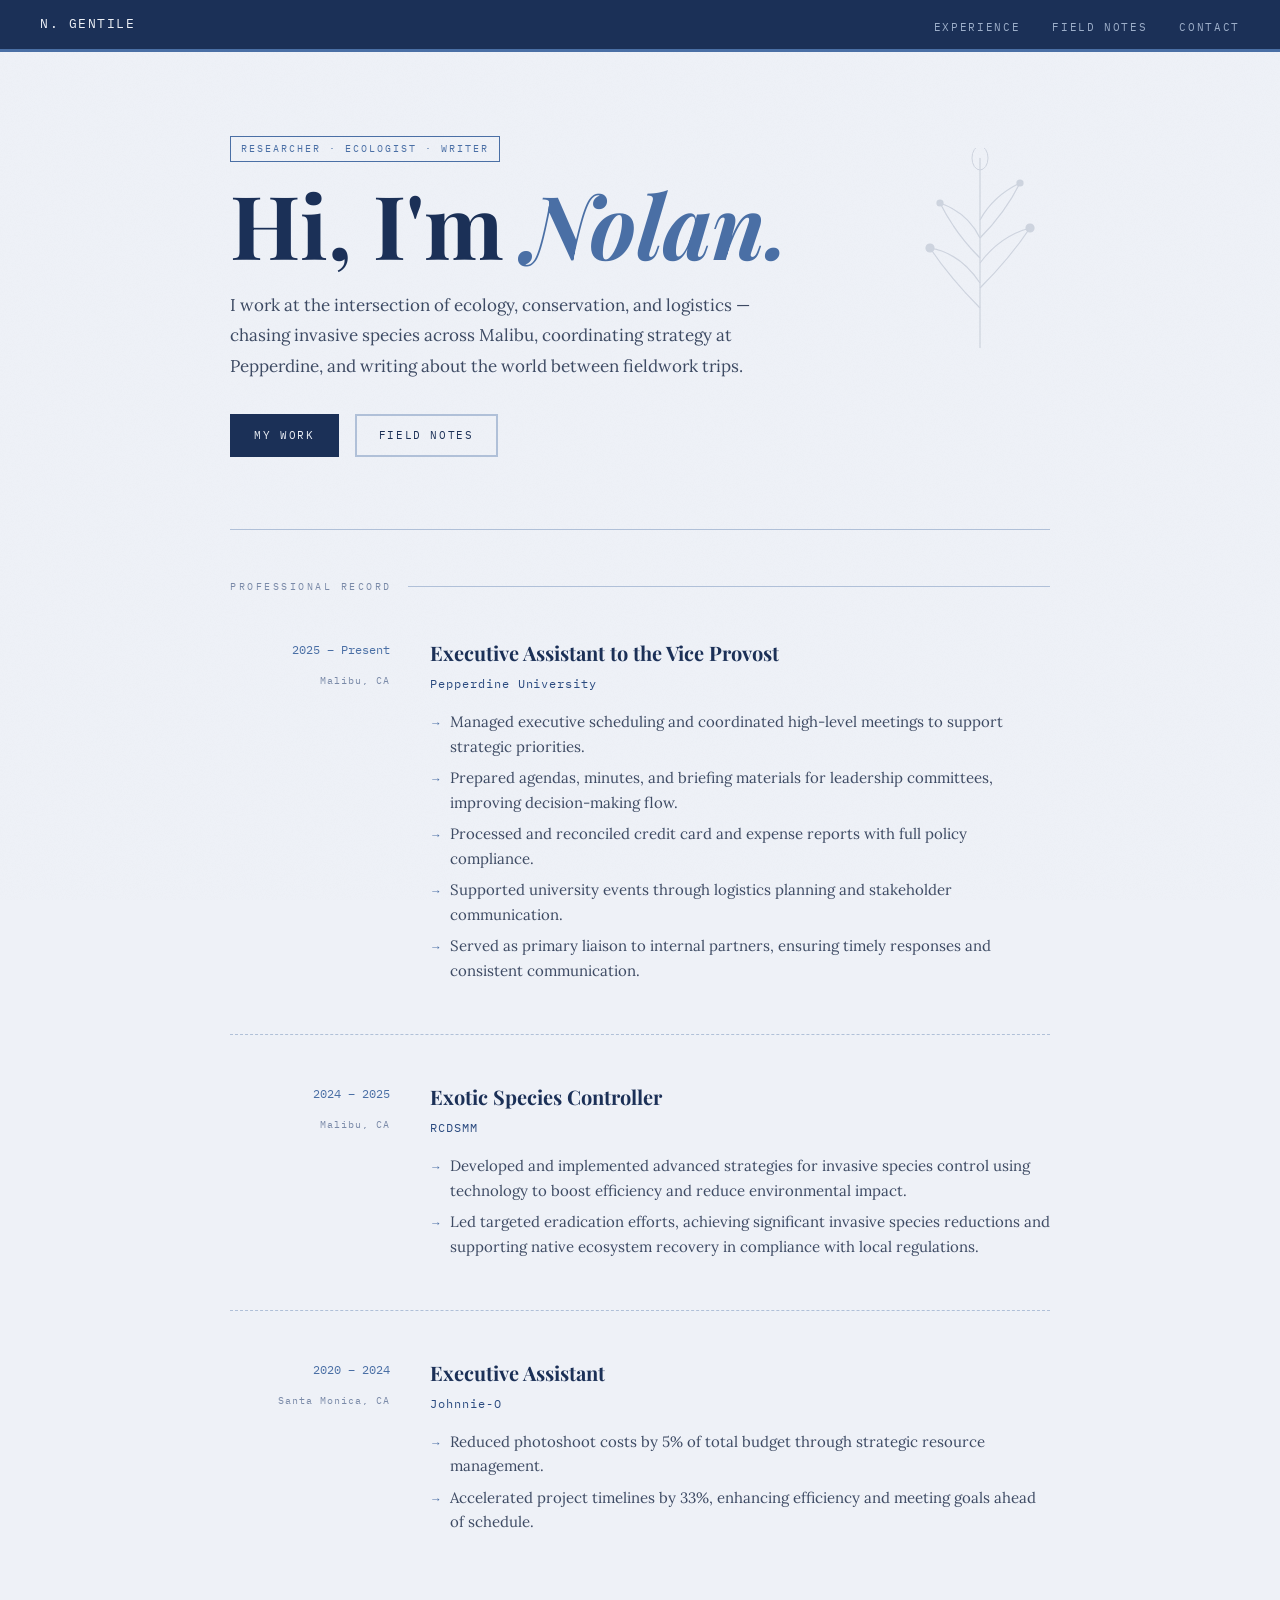
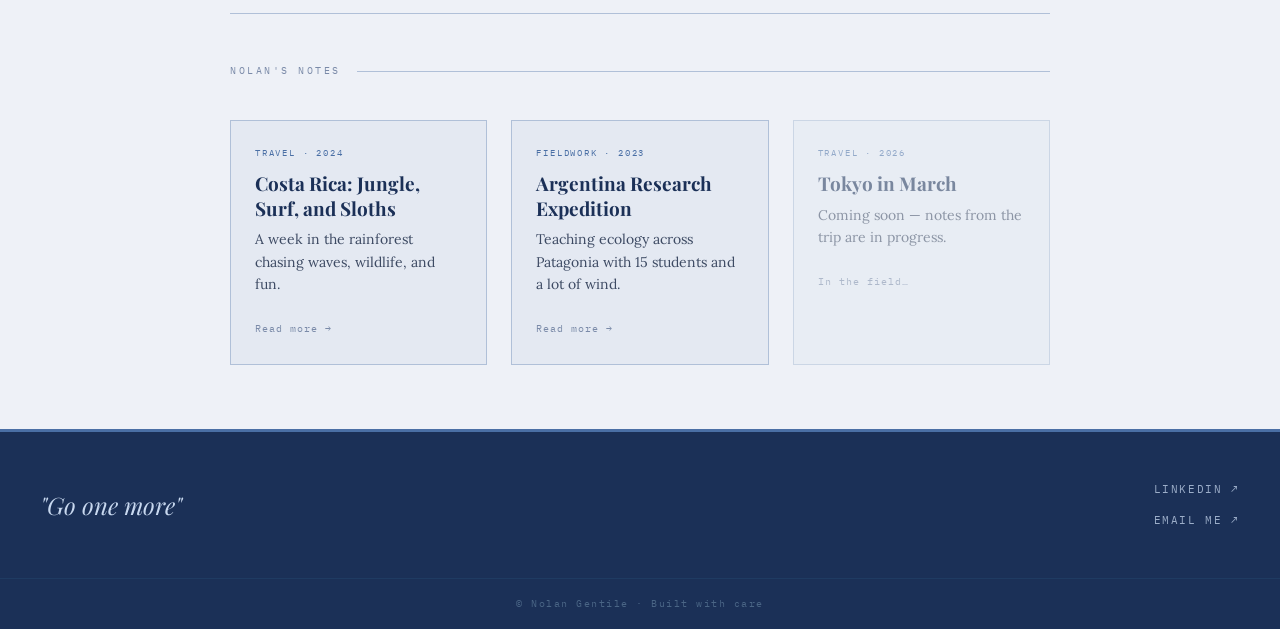
<file: index.html>
<!DOCTYPE html>
<html lang="en">
<head>
<meta charset="UTF-8">
<meta name="viewport" content="width=device-width, initial-scale=1.0">
<title>Nolan Gentile</title>
<link href="https://fonts.googleapis.com/css2?family=Playfair+Display:ital,wght@0,400;0,700;1,400&family=IBM+Plex+Mono:wght@400;500&family=Lora:ital@0;1&display=swap" rel="stylesheet">
<style>
  *, *::before, *::after { box-sizing: border-box; margin: 0; padding: 0; }

  :root {
    --cream: #eef1f7;
    --paper: #e4e9f2;
    --ink: #111827;
    --ink-muted: #3d4a63;
    --ink-faint: #7a8aa8;
    --navy: #1b3057;
    --navy-mid: #2a4a7f;
    --steel: #4a6fa5;
    --pale: #c8d8ef;
    --gold: #a8924a;
    --border: #b0c0d8;
    --serif: 'Playfair Display', Georgia, serif;
    --mono: 'IBM Plex Mono', monospace;
    --body: 'Lora', Georgia, serif;
  }

  html { scroll-behavior: smooth; }

  body {
    background-color: var(--cream);
    color: var(--ink);
    font-family: var(--body);
    font-size: 16px;
    line-height: 1.75;
    min-height: 100vh;
  }

  body::before {
    content: '';
    position: fixed;
    inset: 0;
    background-image: url("data:image/svg+xml,%3Csvg viewBox='0 0 200 200' xmlns='http://www.w3.org/2000/svg'%3E%3Cfilter id='n'%3E%3CfeTurbulence type='fractalNoise' baseFrequency='0.9' numOctaves='4' stitchTiles='stitch'/%3E%3C/filter%3E%3Crect width='100%25' height='100%25' filter='url(%23n)' opacity='0.04'/%3E%3C/svg%3E");
    background-size: 200px 200px;
    pointer-events: none;
    z-index: 0;
    opacity: 0.5;
  }

  /* NAV */
  nav {
    position: sticky;
    top: 0;
    z-index: 100;
    background: var(--navy);
    display: flex;
    align-items: center;
    justify-content: space-between;
    padding: 0 2.5rem;
    height: 52px;
    border-bottom: 3px solid var(--steel);
  }

  .nav-logo {
    font-family: var(--mono);
    font-size: 13px;
    color: var(--cream);
    letter-spacing: 0.12em;
    text-transform: uppercase;
  }

  .nav-links {
    display: flex;
    gap: 2rem;
    list-style: none;
  }

  .nav-links a {
    font-family: var(--mono);
    font-size: 11px;
    color: var(--pale);
    text-decoration: none;
    letter-spacing: 0.15em;
    text-transform: uppercase;
    opacity: 0.75;
    transition: opacity 0.2s, color 0.2s;
  }

  .nav-links a:hover { opacity: 1; color: #fff; }

  /* HERO */
  .hero {
    position: relative;
    z-index: 1;
    max-width: 900px;
    margin: 0 auto;
    padding: 5rem 2.5rem 4rem;
    display: grid;
    grid-template-columns: 1fr auto;
    gap: 3rem;
    align-items: start;
  }

  .hero-badge {
    font-family: var(--mono);
    font-size: 10px;
    letter-spacing: 0.2em;
    text-transform: uppercase;
    color: var(--steel);
    border: 1px solid var(--steel);
    display: inline-block;
    padding: 3px 10px;
    margin-bottom: 1rem;
  }

  h1 {
    font-family: var(--serif);
    font-size: clamp(3rem, 7vw, 5.5rem);
    line-height: 1.05;
    font-weight: 700;
    color: var(--navy);
    margin-bottom: 1.25rem;
  }

  h1 em {
    color: var(--steel);
    font-style: italic;
  }

  .hero-bio {
    font-size: 17px;
    color: var(--ink-muted);
    max-width: 520px;
    line-height: 1.8;
  }

  .hero-ctas {
    display: flex;
    gap: 1rem;
    margin-top: 2rem;
    flex-wrap: wrap;
  }

  .btn-primary {
    font-family: var(--mono);
    font-size: 11px;
    letter-spacing: 0.15em;
    text-transform: uppercase;
    background: var(--navy);
    color: var(--cream);
    border: 2px solid var(--navy);
    padding: 10px 22px;
    cursor: pointer;
    text-decoration: none;
    transition: background 0.2s, border-color 0.2s;
    display: inline-block;
  }

  .btn-primary:hover { background: var(--navy-mid); border-color: var(--navy-mid); }

  .btn-secondary {
    font-family: var(--mono);
    font-size: 11px;
    letter-spacing: 0.15em;
    text-transform: uppercase;
    background: transparent;
    color: var(--navy);
    border: 2px solid var(--border);
    padding: 10px 22px;
    cursor: pointer;
    text-decoration: none;
    transition: border-color 0.2s;
    display: inline-block;
  }

  .btn-secondary:hover { border-color: var(--navy); }

  .hero-ornament {
    width: 140px;
    flex-shrink: 0;
    opacity: 0.15;
    margin-top: 1rem;
  }

  /* DIVIDER */
  .divider {
    max-width: 900px;
    margin: 0 auto;
    padding: 0 2.5rem;
    position: relative;
    z-index: 1;
  }

  .rule {
    border: none;
    border-top: 1px solid var(--border);
    margin: 0.5rem 0 3rem;
  }

  .section-label {
    font-family: var(--mono);
    font-size: 10px;
    letter-spacing: 0.25em;
    text-transform: uppercase;
    color: var(--ink-faint);
    display: flex;
    align-items: center;
    gap: 1rem;
    margin-bottom: 2.5rem;
  }

  .section-label::after {
    content: '';
    flex: 1;
    border-top: 1px solid var(--border);
  }

  /* SECTIONS */
  section {
    position: relative;
    z-index: 1;
    max-width: 900px;
    margin: 0 auto;
    padding: 0 2.5rem 4rem;
  }

  /* EXPERIENCE */
  .job {
    display: grid;
    grid-template-columns: 160px 1fr;
    gap: 0 2.5rem;
    margin-bottom: 2.75rem;
    padding-bottom: 2.75rem;
    border-bottom: 1px dashed var(--border);
  }

  .job:last-child { border-bottom: none; margin-bottom: 0; padding-bottom: 0; }

  .job-meta {
    text-align: right;
    padding-top: 4px;
  }

  .job-years {
    font-family: var(--mono);
    font-size: 12px;
    color: var(--steel);
    display: block;
    margin-bottom: 4px;
  }

  .job-location {
    font-family: var(--mono);
    font-size: 10px;
    color: var(--ink-faint);
    letter-spacing: 0.1em;
  }

  .job-title {
    font-family: var(--serif);
    font-size: 20px;
    font-weight: 700;
    color: var(--navy);
    margin-bottom: 3px;
  }

  .job-org {
    font-family: var(--mono);
    font-size: 12px;
    color: var(--navy-mid);
    letter-spacing: 0.08em;
    margin-bottom: 1rem;
  }

  .job-bullets {
    list-style: none;
    padding: 0;
  }

  .job-bullets li {
    font-size: 15px;
    color: var(--ink-muted);
    padding-left: 1.25rem;
    position: relative;
    margin-bottom: 0.4rem;
    line-height: 1.65;
  }

  .job-bullets li::before {
    content: '→';
    position: absolute;
    left: 0;
    color: var(--steel);
    font-size: 12px;
    top: 3px;
  }

  /* BLOG */
  .blog-grid {
    display: grid;
    grid-template-columns: repeat(auto-fit, minmax(240px, 1fr));
    gap: 1.5rem;
  }

  .post-card {
    border: 1px solid var(--border);
    background: var(--paper);
    padding: 1.5rem;
    text-decoration: none;
    color: inherit;
    display: block;
    transition: border-color 0.2s, transform 0.2s;
    position: relative;
    overflow: hidden;
  }

  .post-card::after {
    content: '';
    position: absolute;
    top: 0; left: 0;
    width: 4px;
    height: 100%;
    background: var(--steel);
    transform: scaleY(0);
    transform-origin: bottom;
    transition: transform 0.25s;
  }

  .post-card:hover { border-color: var(--navy); transform: translateY(-2px); }
  .post-card:hover::after { transform: scaleY(1); }

  .post-tag {
    font-family: var(--mono);
    font-size: 9px;
    letter-spacing: 0.2em;
    text-transform: uppercase;
    color: var(--steel);
    margin-bottom: 0.65rem;
    display: block;
  }

  .post-title {
    font-family: var(--serif);
    font-size: 19px;
    font-weight: 700;
    line-height: 1.3;
    margin-bottom: 0.5rem;
    color: var(--navy);
  }

  .post-desc {
    font-size: 14px;
    color: var(--ink-muted);
    line-height: 1.6;
    margin-bottom: 1rem;
  }

  .post-date {
    font-family: var(--mono);
    font-size: 10px;
    color: var(--ink-faint);
    letter-spacing: 0.1em;
  }

  .post-card.coming-soon {
    opacity: 0.55;
    cursor: default;
    pointer-events: none;
  }

  /* CONTACT STRIP */
  .contact-strip {
    background: var(--navy);
    padding: 3rem 2.5rem;
    display: flex;
    align-items: center;
    justify-content: space-between;
    flex-wrap: wrap;
    gap: 1.5rem;
    position: relative;
    z-index: 1;
    border-top: 3px solid var(--steel);
  }

  .contact-strip p {
    font-family: var(--serif);
    font-size: 24px;
    font-style: italic;
    color: var(--pale);
    max-width: 400px;
  }

  .contact-links {
    display: flex;
    flex-direction: column;
    gap: 0.75rem;
    align-items: flex-end;
  }

  .contact-links a {
    font-family: var(--mono);
    font-size: 11px;
    letter-spacing: 0.15em;
    text-transform: uppercase;
    color: var(--pale);
    text-decoration: none;
    opacity: 0.75;
    transition: opacity 0.2s, color 0.2s;
  }

  .contact-links a:hover { opacity: 1; color: #fff; }

  /* FOOTER */
  footer {
    background: var(--navy);
    border-top: 1px solid #1f3b62;
    text-align: center;
    padding: 1rem;
    position: relative;
    z-index: 1;
  }

  footer p {
    font-family: var(--mono);
    font-size: 10px;
    letter-spacing: 0.15em;
    color: #4a6585;
  }
</style>
</head>
<body>

<nav>
  <span class="nav-logo">N. Gentile</span>
  <ul class="nav-links">
    <li><a href="#experience">Experience</a></li>
    <li><a href="#notes">Field Notes</a></li>
    <li><a href="#contact">Contact</a></li>
  </ul>
</nav>

<div class="hero">
  <div>
    <span class="hero-badge">Researcher · Ecologist · Writer</span>
    <h1>Hi, I'm <em>Nolan.</em></h1>
    <p class="hero-bio">
      I work at the intersection of ecology, conservation, and logistics — chasing invasive species across Malibu, coordinating strategy at Pepperdine, and writing about the world between fieldwork trips.
    </p>
    <div class="hero-ctas">
      <a href="#experience" class="btn-primary">My Work</a>
      <a href="#notes" class="btn-secondary">Field Notes</a>
    </div>
  </div>

  <svg class="hero-ornament" viewBox="0 0 140 200" xmlns="http://www.w3.org/2000/svg" fill="none" stroke="#1b3057" stroke-width="1.2">
    <line x1="70" y1="200" x2="70" y2="10"/>
    <path d="M70 160 Q40 130 20 100 Q50 105 70 135"/>
    <path d="M70 140 Q100 110 120 80 Q90 88 70 115"/>
    <path d="M70 110 Q45 85 30 55 Q58 65 70 90"/>
    <path d="M70 90 Q95 65 110 35 Q83 48 70 72"/>
    <ellipse cx="70" cy="10" rx="8" ry="12" stroke-width="1"/>
    <circle cx="20" cy="100" r="4" fill="#1b3057"/>
    <circle cx="120" cy="80" r="4" fill="#1b3057"/>
    <circle cx="30" cy="55" r="3" fill="#1b3057"/>
    <circle cx="110" cy="35" r="3" fill="#1b3057"/>
  </svg>
</div>

<div class="divider"><hr class="rule"></div>

<section id="experience">
  <p class="section-label">Professional record</p>

  <div class="job">
    <div class="job-meta">
      <span class="job-years">2025 – Present</span>
      <span class="job-location">Malibu, CA</span>
    </div>
    <div>
      <p class="job-title">Executive Assistant to the Vice Provost</p>
      <p class="job-org">Pepperdine University</p>
      <ul class="job-bullets">
        <li>Managed executive scheduling and coordinated high-level meetings to support strategic priorities.</li>
        <li>Prepared agendas, minutes, and briefing materials for leadership committees, improving decision-making flow.</li>
        <li>Processed and reconciled credit card and expense reports with full policy compliance.</li>
        <li>Supported university events through logistics planning and stakeholder communication.</li>
        <li>Served as primary liaison to internal partners, ensuring timely responses and consistent communication.</li>
      </ul>
    </div>
  </div>

  <div class="job">
    <div class="job-meta">
      <span class="job-years">2024 – 2025</span>
      <span class="job-location">Malibu, CA</span>
    </div>
    <div>
      <p class="job-title">Exotic Species Controller</p>
      <p class="job-org">RCDSMM</p>
      <ul class="job-bullets">
        <li>Developed and implemented advanced strategies for invasive species control using technology to boost efficiency and reduce environmental impact.</li>
        <li>Led targeted eradication efforts, achieving significant invasive species reductions and supporting native ecosystem recovery in compliance with local regulations.</li>
      </ul>
    </div>
  </div>

  <div class="job">
    <div class="job-meta">
      <span class="job-years">2020 – 2024</span>
      <span class="job-location">Santa Monica, CA</span>
    </div>
    <div>
      <p class="job-title">Executive Assistant</p>
      <p class="job-org">Johnnie-O</p>
      <ul class="job-bullets">
        <li>Reduced photoshoot costs by 5% of total budget through strategic resource management.</li>
        <li>Accelerated project timelines by 33%, enhancing efficiency and meeting goals ahead of schedule.</li>
      </ul>
    </div>
  </div>
</section>

<div class="divider"><hr class="rule"></div>

<section id="notes">
  <p class="section-label">Nolan's notes</p>

  <div class="blog-grid">
    <a href="https://www.nolangentile.com/stories/costa-rica.html" class="post-card">
      <span class="post-tag">Travel · 2024</span>
      <p class="post-title">Costa Rica: Jungle, Surf, and Sloths</p>
      <p class="post-desc">A week in the rainforest chasing waves, wildlife, and fun.</p>
      <span class="post-date">Read more →</span>
    </a>

    <a href="https://www.nolangentile.com/stories/argentina-field-trip.html" class="post-card">
      <span class="post-tag">Fieldwork · 2023</span>
      <p class="post-title">Argentina Research Expedition</p>
      <p class="post-desc">Teaching ecology across Patagonia with 15 students and a lot of wind.</p>
      <span class="post-date">Read more →</span>
    </a>

    <div class="post-card coming-soon">
      <span class="post-tag">Travel · 2026</span>
      <p class="post-title">Tokyo in March</p>
      <p class="post-desc">Coming soon — notes from the trip are in progress.</p>
      <span class="post-date">In the field…</span>
    </div>
  </div>
</section>

<div class="contact-strip" id="contact">
  <p>"Go one more"</p>
  <div class="contact-links">
    <a href="https://www.linkedin.com/in/nolan-gentile/">LinkedIn ↗</a>
    <a href="mailto:">Email me ↗</a>
  </div>
</div>

<footer>
  <p>© Nolan Gentile · Built with care</p>
</footer>

</body>
</html>
</file>
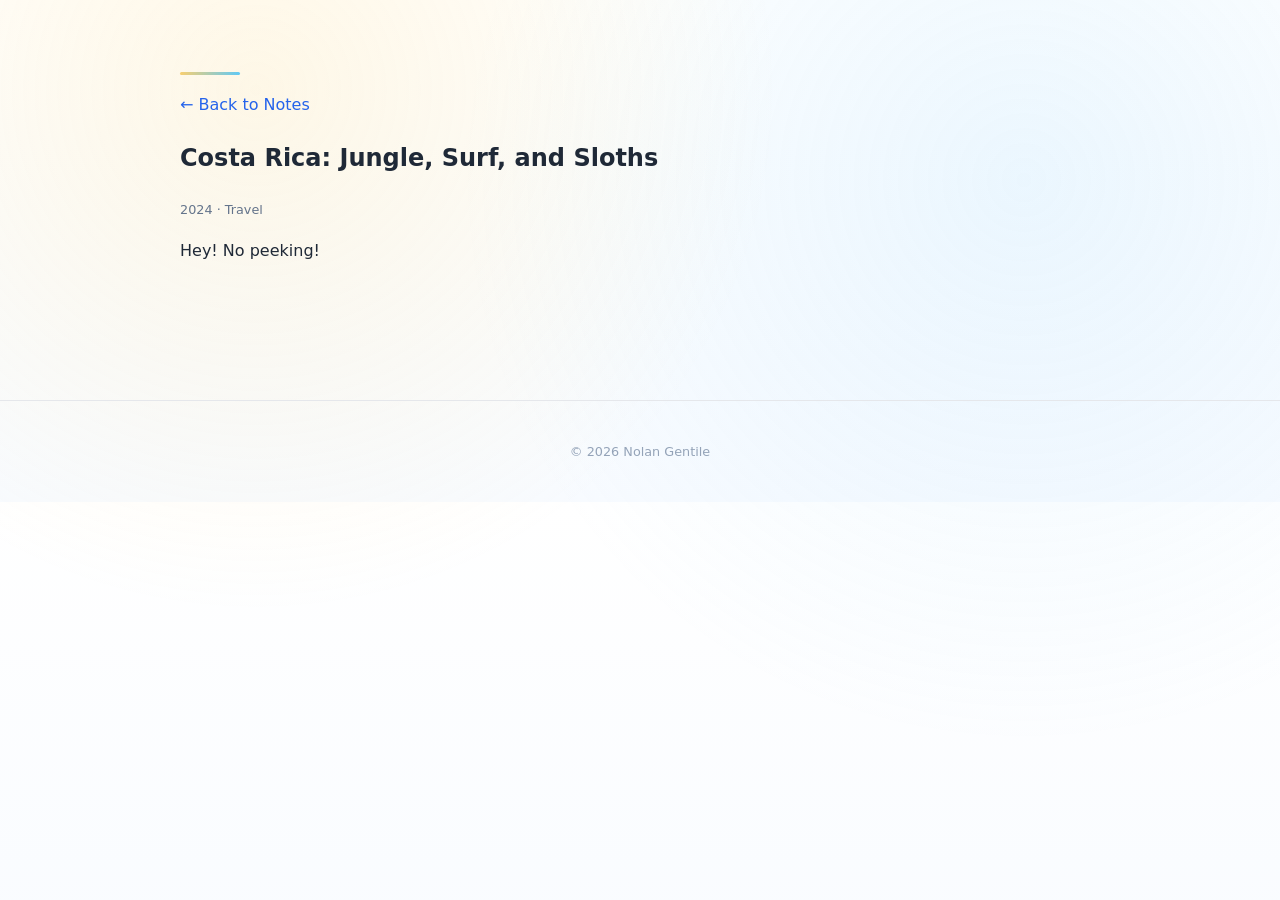
<file: stories/costa-rica.html>
<!DOCTYPE html>
<html lang="en">
<head>
  <meta charset="UTF-8" />
  <title>Costa Rica – Nolan Gentile</title>
  <meta name="viewport" content="width=device-width, initial-scale=1" />
  <link rel="stylesheet" href="../style.css" />
</head>

<body>
  <main id="top">
    <section class="section">
      <div class="container section-inner">

        <p><a href="../index.html#blog">← Back to Notes</a></p>

        <h1>Costa Rica: Jungle, Surf, and Sloths</h1>
        <p class="meta">2024 · Travel</p>

        <p>
          Hey! No peeking! 
        </p>

        <p>
          
        </p>

      </div>
    </section>
  </main>

  <footer class="site-footer">
    <div class="container">© <span id="year"></span> Nolan Gentile</div>
  </footer>

  <script>
    document.getElementById("year").textContent = new Date().getFullYear();
  </script>
</body>
</html>
</file>
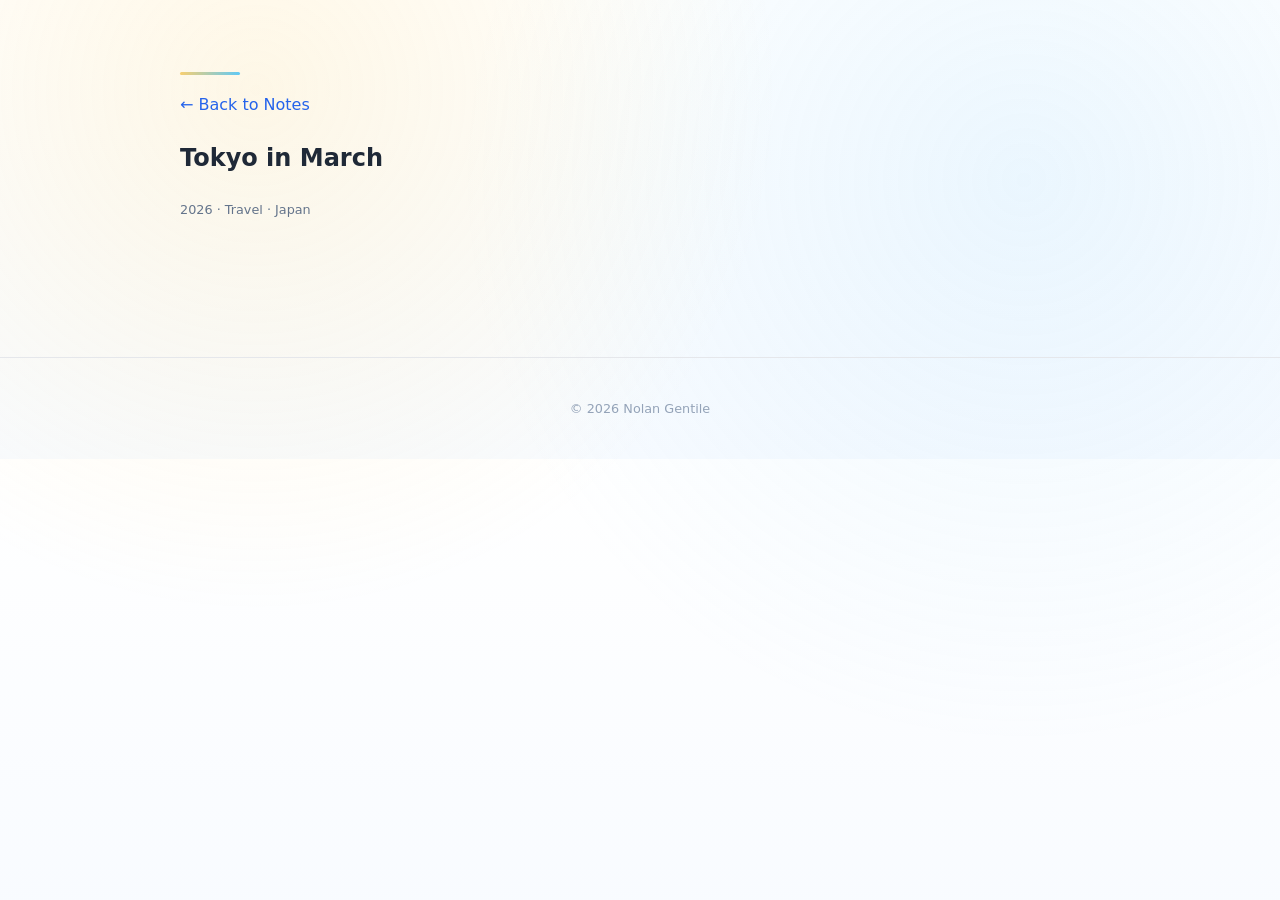
<file: stories/tokyo-march.html>
<!DOCTYPE html>
<html lang="en">
<head>
  <meta charset="UTF-8" />
  <title>Tokyo in March – Nolan Gentile</title>
  <meta name="viewport" content="width=device-width, initial-scale=1" />
  <link rel="stylesheet" href="../style.css" />
</head>

<body>
  <main id="top">
    <section class="section">
      <div class="container section-inner">

        <p><a href="../index.html#blog">← Back to Notes</a></p>

        <h1>Tokyo in March</h1>
        <p class="meta">2026 · Travel · Japan</p>

        <p>
          
        </p>



      </div>
    </section>
  </main>

  <footer class="site-footer">
    <div class="container">© <span id="year"></span> Nolan Gentile</div>
  </footer>

  <script>
    document.getElementById("year").textContent = new Date().getFullYear();
  </script>
</body>
</html>
</file>
<file: style.css>
/* ===============================
   
================================== */

*,
*::before,
*::after {
  box-sizing: border-box;
}

html {
  scroll-behavior: smooth;
}

body {
  margin: 0;
  font-family: system-ui, -apple-system, BlinkMacSystemFont, "Segoe UI", sans-serif;
  background: linear-gradient(to bottom, #ffffff 0%, #f8fbff 100%);
  color: #1f2937;
  line-height: 1.7;
}

/* soft radiant background glow */
body::before {
  content: "";
  position: fixed;
  inset: 0;
  background:
    radial-gradient(circle at 20% 10%, rgba(255, 215, 120, 0.18), transparent 40%),
    radial-gradient(circle at 80% 20%, rgba(135, 206, 250, 0.15), transparent 45%);
  pointer-events: none;
  z-index: -1;
}

/* ===============================
   Layout
================================== */

.container {
  max-width: 960px;
  margin: 0 auto;
  padding: 0 1.25rem;
}

.section {
  padding: 4.5rem 0;
}

.section-inner h2 {
  font-size: 1.7rem;
  margin-bottom: 0.75rem;
  font-weight: 600;
  color: #111827;
}

/* ===============================
   Hero
================================== */

.hero {
  padding: 6rem 0 4rem;
  min-height: 70vh;
  display: flex;
  align-items: center;
  background: linear-gradient(to bottom, #ffffff 0%, #f4f9ff 100%);
}

.hero-inner {
  display: grid;
  grid-template-columns: minmax(0, 1.6fr);
  gap: 2rem;
}

.hero-text {
  max-width: 34rem;
}

.eyebrow {
  font-size: 0.8rem;
  letter-spacing: 0.2em;
  text-transform: uppercase;
  color: #94a3b8;
  margin: 0 0 0.75rem;
}

.hero h1 {
  font-size: clamp(2.4rem, 3.2vw, 3rem);
  margin: 0 0 1rem;
  line-height: 1.1;
  font-weight: 600;
}

/* Mercy gold-blue accent gradient */
.accent {
  background: linear-gradient(120deg, #f6c453, #ffd978, #38bdf8);
  -webkit-background-clip: text;
  background-clip: text;
  color: transparent;
}

/* ===============================
   Links & Buttons
================================== */

a {
  color: #2563eb;
  text-decoration: none;
}

a:hover {
  text-decoration: underline;
}

/* LinkedIn button – refined */
.linkedin-btn {
  background: linear-gradient(135deg, #2563eb, #1d4ed8);
  color: #fff !important;
  border: none;
  padding: 0.6rem 1.3rem;
  border-radius: 999px;
  font-size: 0.9rem;
  font-weight: 500;
  display: inline-flex;
  align-items: center;
  text-decoration: none;
  margin-top: 0.75rem;
  box-shadow: 0 6px 18px rgba(37, 99, 235, 0.25);
  transition: 0.18s ease;
}

.linkedin-btn:hover {
  transform: translateY(-2px);
  box-shadow: 0 10px 24px rgba(37, 99, 235, 0.35);
}

/* ===============================
   Experience Section
================================== */

.experience-list {
  margin-top: 1.75rem;
  display: flex;
  flex-direction: column;
  gap: 1.5rem;
}

.experience-item {
  padding: 1.4rem 1.6rem;
  border-radius: 1rem;
  background: #ffffff;
  border: 1px solid #e5e7eb;
  box-shadow:
    0 8px 24px rgba(0, 0, 0, 0.04),
    0 2px 6px rgba(0, 0, 0, 0.03);
  transition:
    transform 0.18s ease,
    box-shadow 0.18s ease,
    border-color 0.18s ease;
}

.experience-item:hover {
  transform: translateY(-4px);
  box-shadow:
    0 14px 36px rgba(0, 0, 0, 0.07),
    0 6px 12px rgba(0, 0, 0, 0.04);
  border-color: #f6c453;
}

.experience-item h3 {
  margin: 0;
  font-size: 1.05rem;
  font-weight: 600;
}

.meta {
  margin: 0.25rem 0 0.75rem;
  font-size: 0.8rem;
  color: #64748b;
}

.experience-item ul {
  margin: 0;
  padding-left: 1.1rem;
  font-size: 0.9rem;
  color: #374151;
}

.experience-item li + li {
  margin-top: 0.3rem;
}

/* ===============================
   Section subtle glow divider
================================== */

.section-inner::before {
  content: "";
  display: block;
  width: 60px;
  height: 3px;
  border-radius: 999px;
  margin-bottom: 1rem;
  background: linear-gradient(to right, #f6c453, #38bdf8);
  opacity: 0.8;
}

/* ===============================
   Contact
================================== */

#contact p {
  margin-bottom: 0.75rem;
}

/* ===============================
   Footer
================================== */

.site-footer {
  padding: 2.5rem 0;
  font-size: 0.8rem;
  color: #94a3b8;
  border-top: 1px solid #e5e7eb;
  margin-top: 3rem;
  text-align: center;
}

/* ===============================
   Responsive
================================== */

@media (max-width: 768px) {
  .hero {
    padding-top: 4.5rem;
    min-height: auto;
  }

  .section {
    padding: 3.5rem 0;
  }
}

/* ===============================
   Story Grid
================================== */

.story-grid {
  margin-top: 2rem;
  display: grid;
  gap: 1.5rem;
  grid-template-columns: repeat(auto-fit, minmax(260px, 1fr));
}

.story-card {
  border-radius: 1rem;
  background: #ffffff;
  border: 1px solid #e5e7eb;
  box-shadow:
    0 8px 24px rgba(0, 0, 0, 0.04),
    0 2px 6px rgba(0, 0, 0, 0.03);
  transition:
    transform 0.2s ease,
    box-shadow 0.2s ease,
    border-color 0.2s ease;
  overflow: hidden;
}

.story-card:hover {
  transform: translateY(-6px);
  box-shadow:
    0 16px 36px rgba(0, 0, 0, 0.08),
    0 6px 14px rgba(0, 0, 0, 0.05);
  border-color: #f6c453;
}

.story-link {
  display: block;
  padding: 1.4rem;
  text-decoration: none;
  color: inherit;
}

.story-card h3 {
  margin: 0 0 0.5rem;
  font-size: 1.1rem;
  font-weight: 600;
}

.story-meta {
  font-size: 0.75rem;
  letter-spacing: 0.1em;
  text-transform: uppercase;
  color: #94a3b8;
  margin-bottom: 0.75rem;
}

.story-preview {
  font-size: 0.9rem;
  color: #475569;
}

/* ===============================
   Story cards (Notes section)
================================== */

.story-grid {
  margin-top: 2rem;
  display: grid;
  gap: 1.25rem;
  grid-template-columns: repeat(auto-fit, minmax(260px, 1fr));
}

.story-card {
  border-radius: 1rem;
  background: #ffffff;
  border: 1px solid #e5e7eb;
  box-shadow:
    0 8px 24px rgba(0, 0, 0, 0.04),
    0 2px 6px rgba(0, 0, 0, 0.03);
  transition:
    transform 0.2s ease,
    box-shadow 0.2s ease,
    border-color 0.2s ease;
  overflow: hidden;
}

.story-card:hover {
  transform: translateY(-6px);
  box-shadow:
    0 16px 36px rgba(0, 0, 0, 0.08),
    0 6px 14px rgba(0, 0, 0, 0.05);
  border-color: #f6c453;
}

.story-link {
  display: block;
  padding: 1.25rem 1.4rem;
  text-decoration: none;
  color: inherit;
}

.story-link h3 {
  margin: 0 0 0.4rem;
  font-size: 1.1rem;
  font-weight: 600;
}

.story-preview {
  margin: 0.7rem 0 0;
  font-size: 0.9rem;
  color: #475569;
}
.story-card {
  position: relative;
}

.story-card.draft {
  opacity: 0.8;
  cursor: default;
}

.draft-badge {
  position: absolute;
  top: 14px;
  right: 14px;
  font-size: 0.65rem;
  letter-spacing: 1px;
  text-transform: uppercase;
  background: rgba(0, 0, 0, 0.7);
  color: #fff;
  padding: 4px 8px;
  border-radius: 20px;
}
</file>
